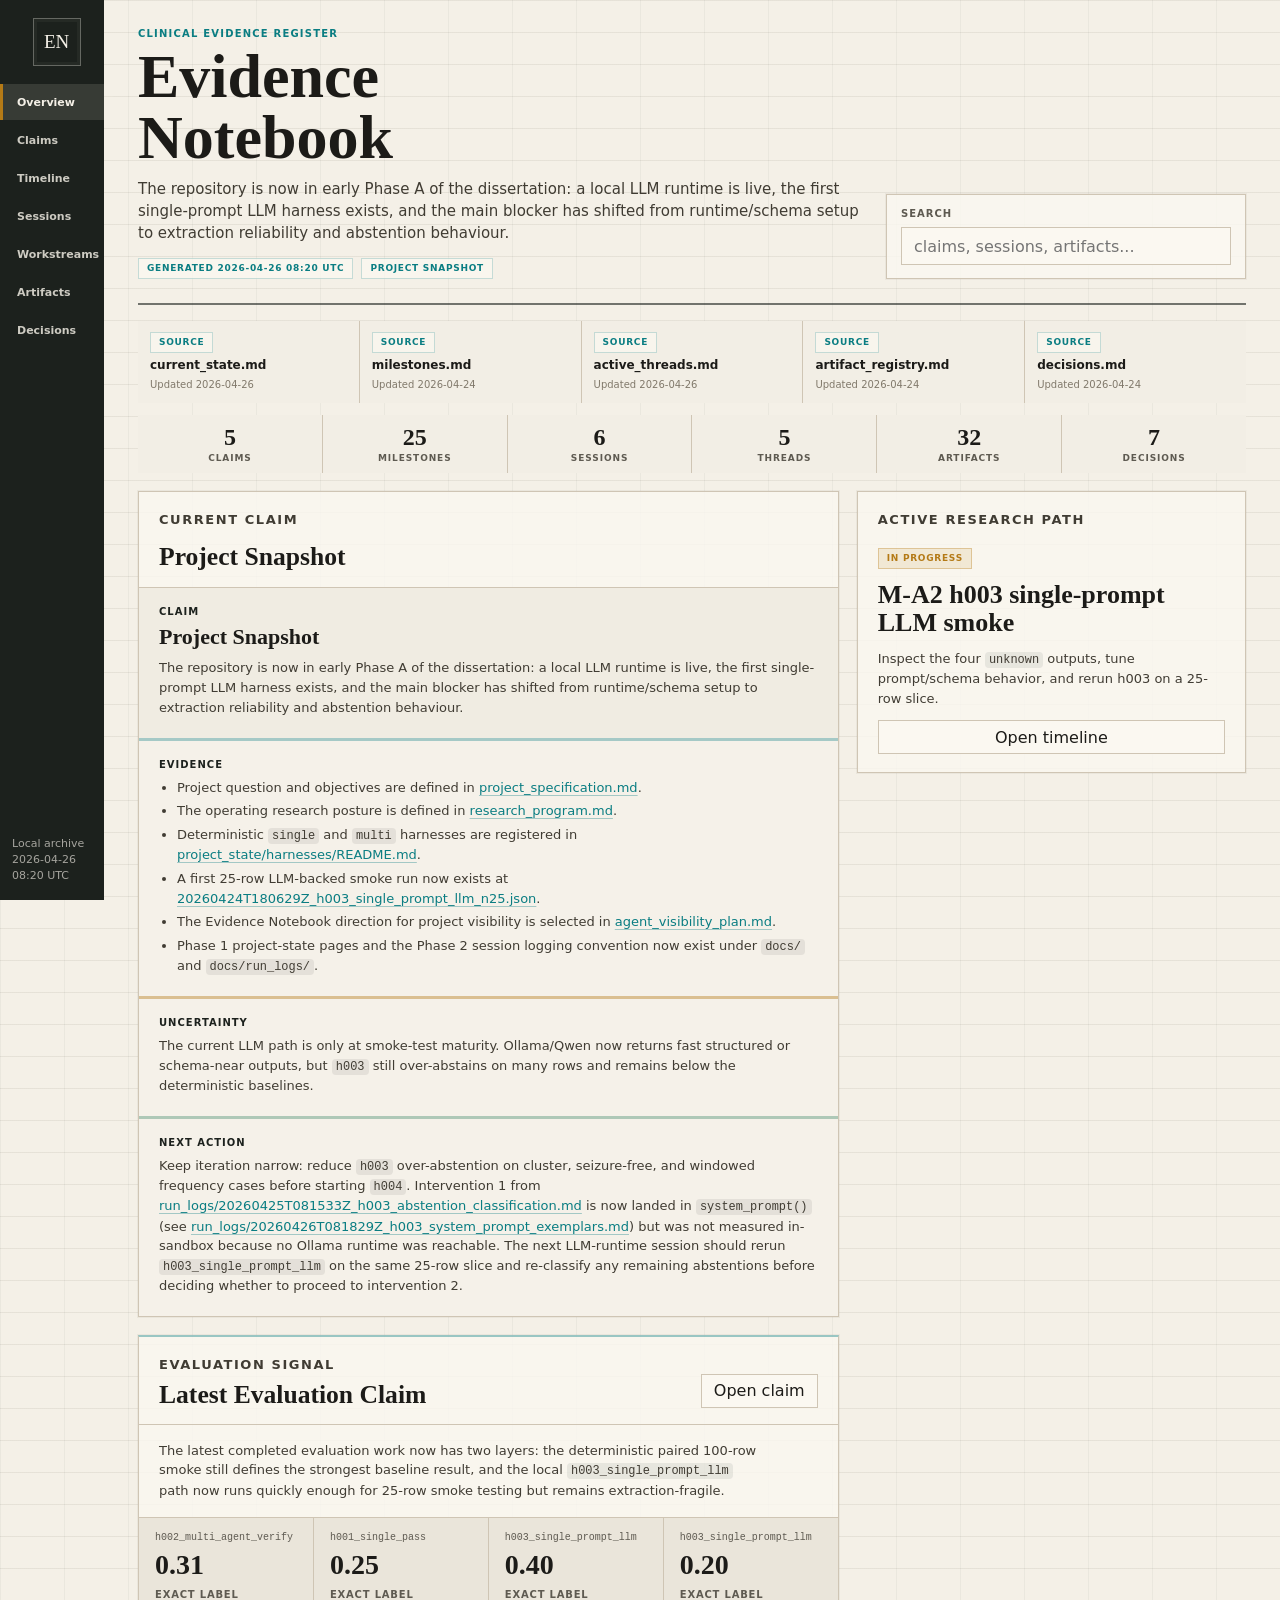
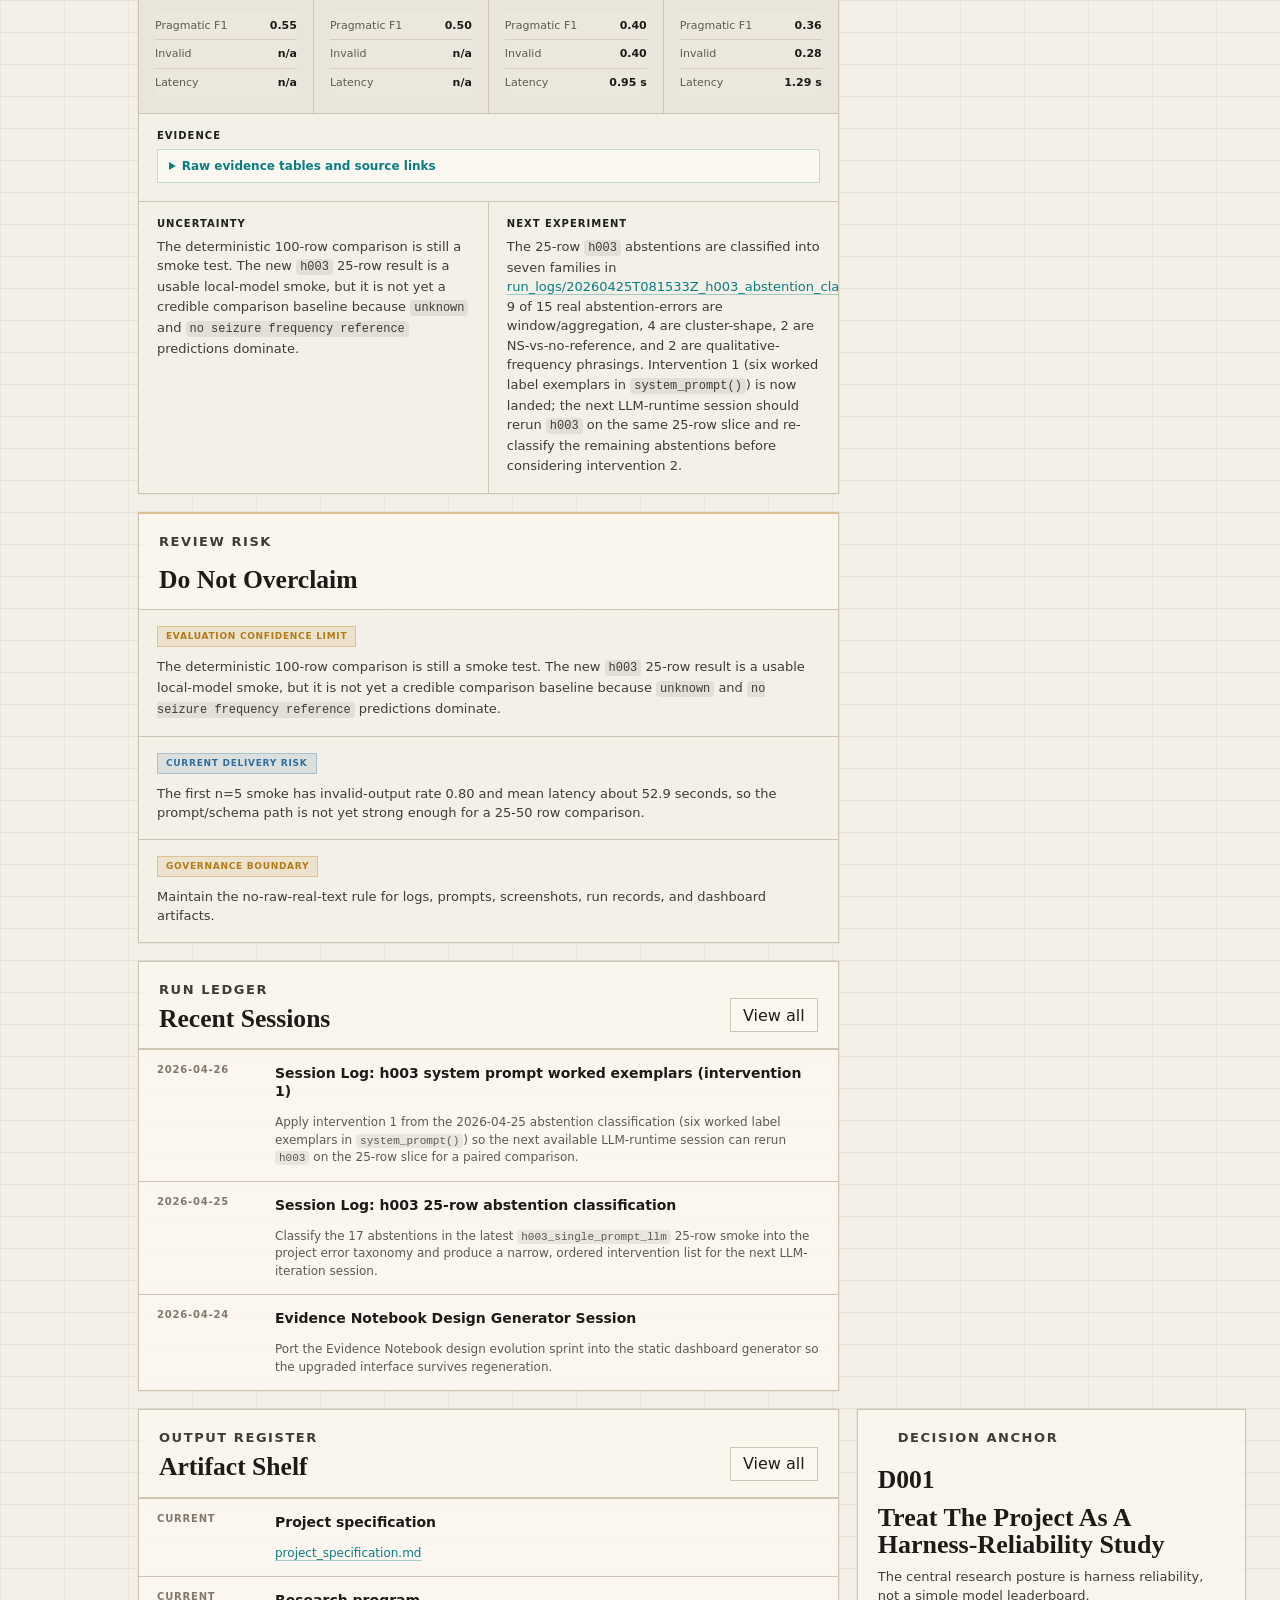
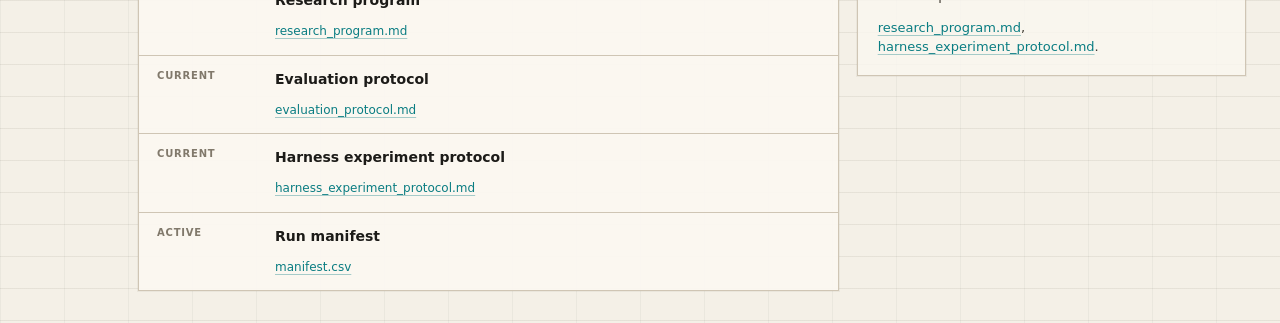
<file: site/index.html>
<!doctype html>
<html lang="en">
  <head>
    <meta charset="utf-8" />
    <meta name="viewport" content="width=device-width, initial-scale=1" />
    <title>Evidence Notebook</title>
    <link rel="icon" href="data:," />
    <link rel="stylesheet" href="assets/styles.css" />
  </head>
  <body class="app-body">
    <a href="#main-content" class="skip-link">Skip to main content</a>
    <div id="a11y-announce" class="visually-hidden" aria-live="polite" aria-atomic="true"></div>
    <div id="app" class="app-shell" data-view="overview"></div>
    <script src="assets/data.js"></script>
    <script src="assets/app.js"></script>
  </body>
</html>
</file>
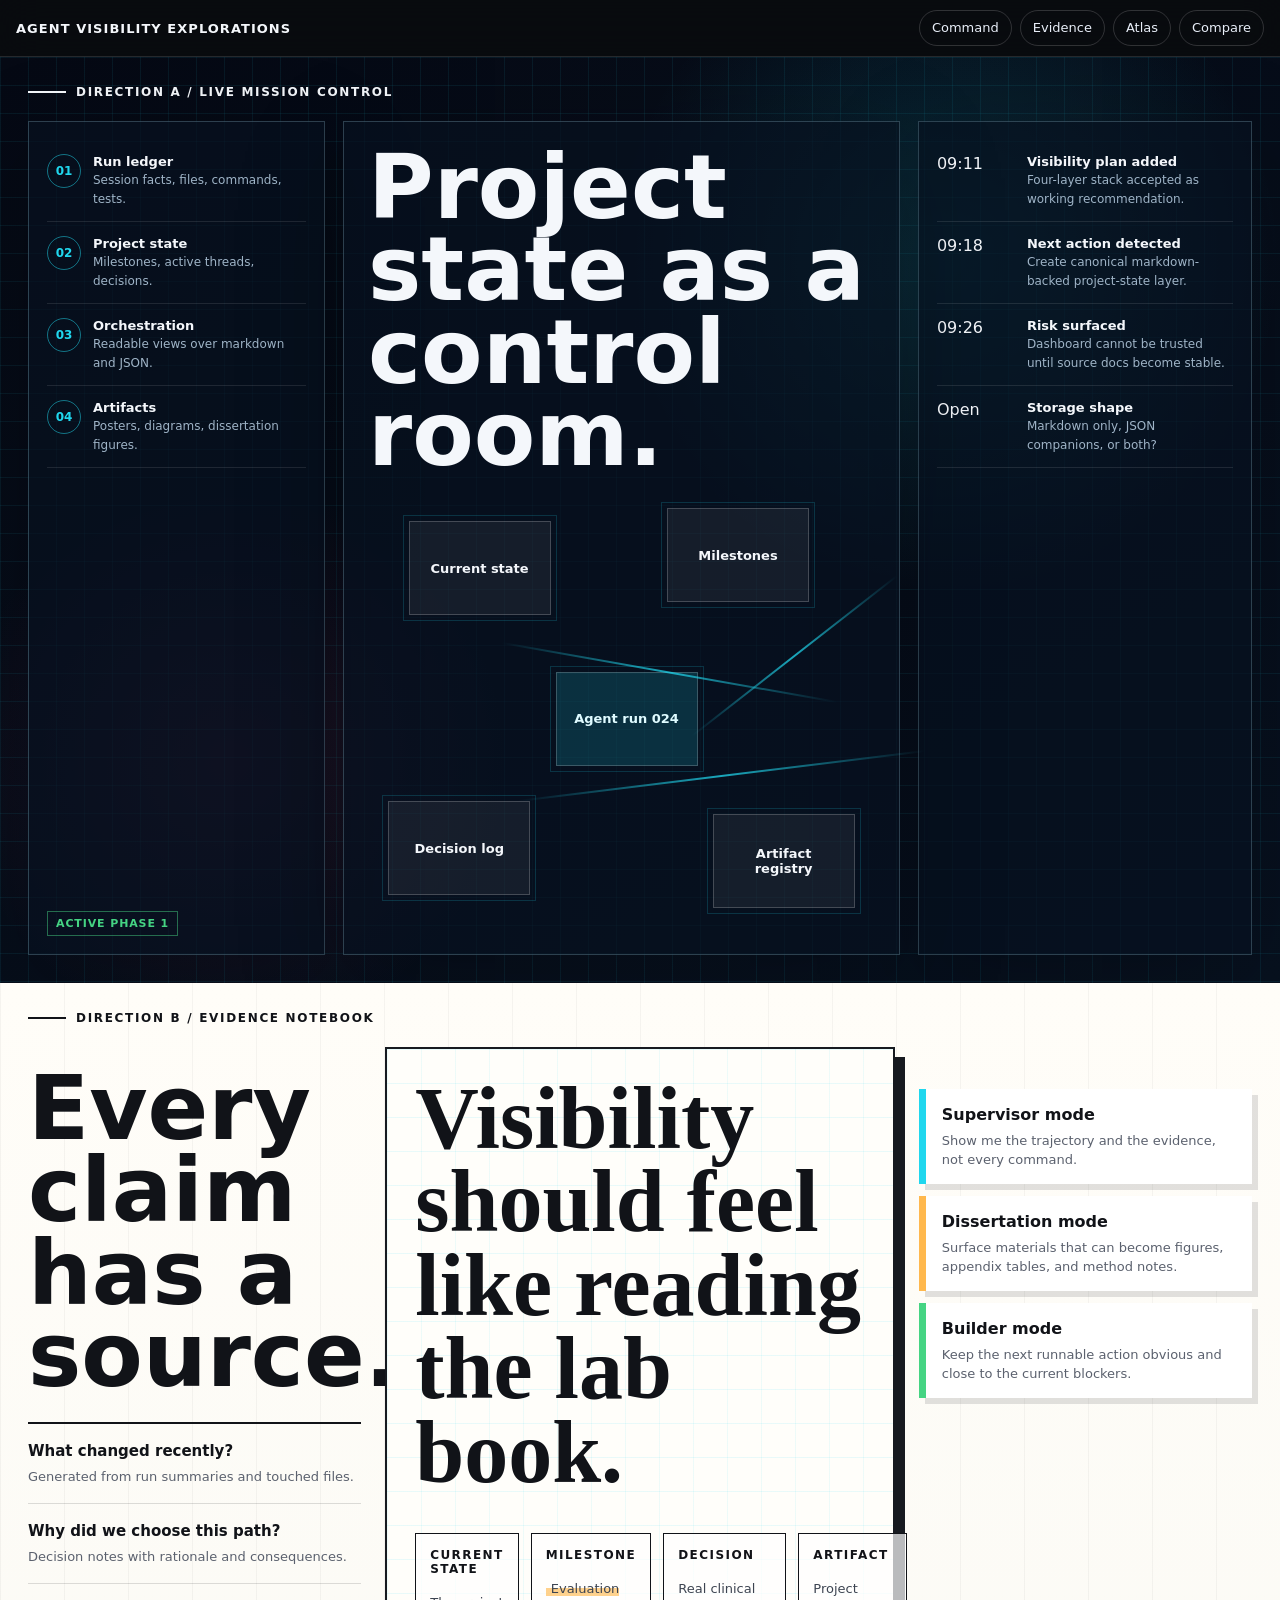
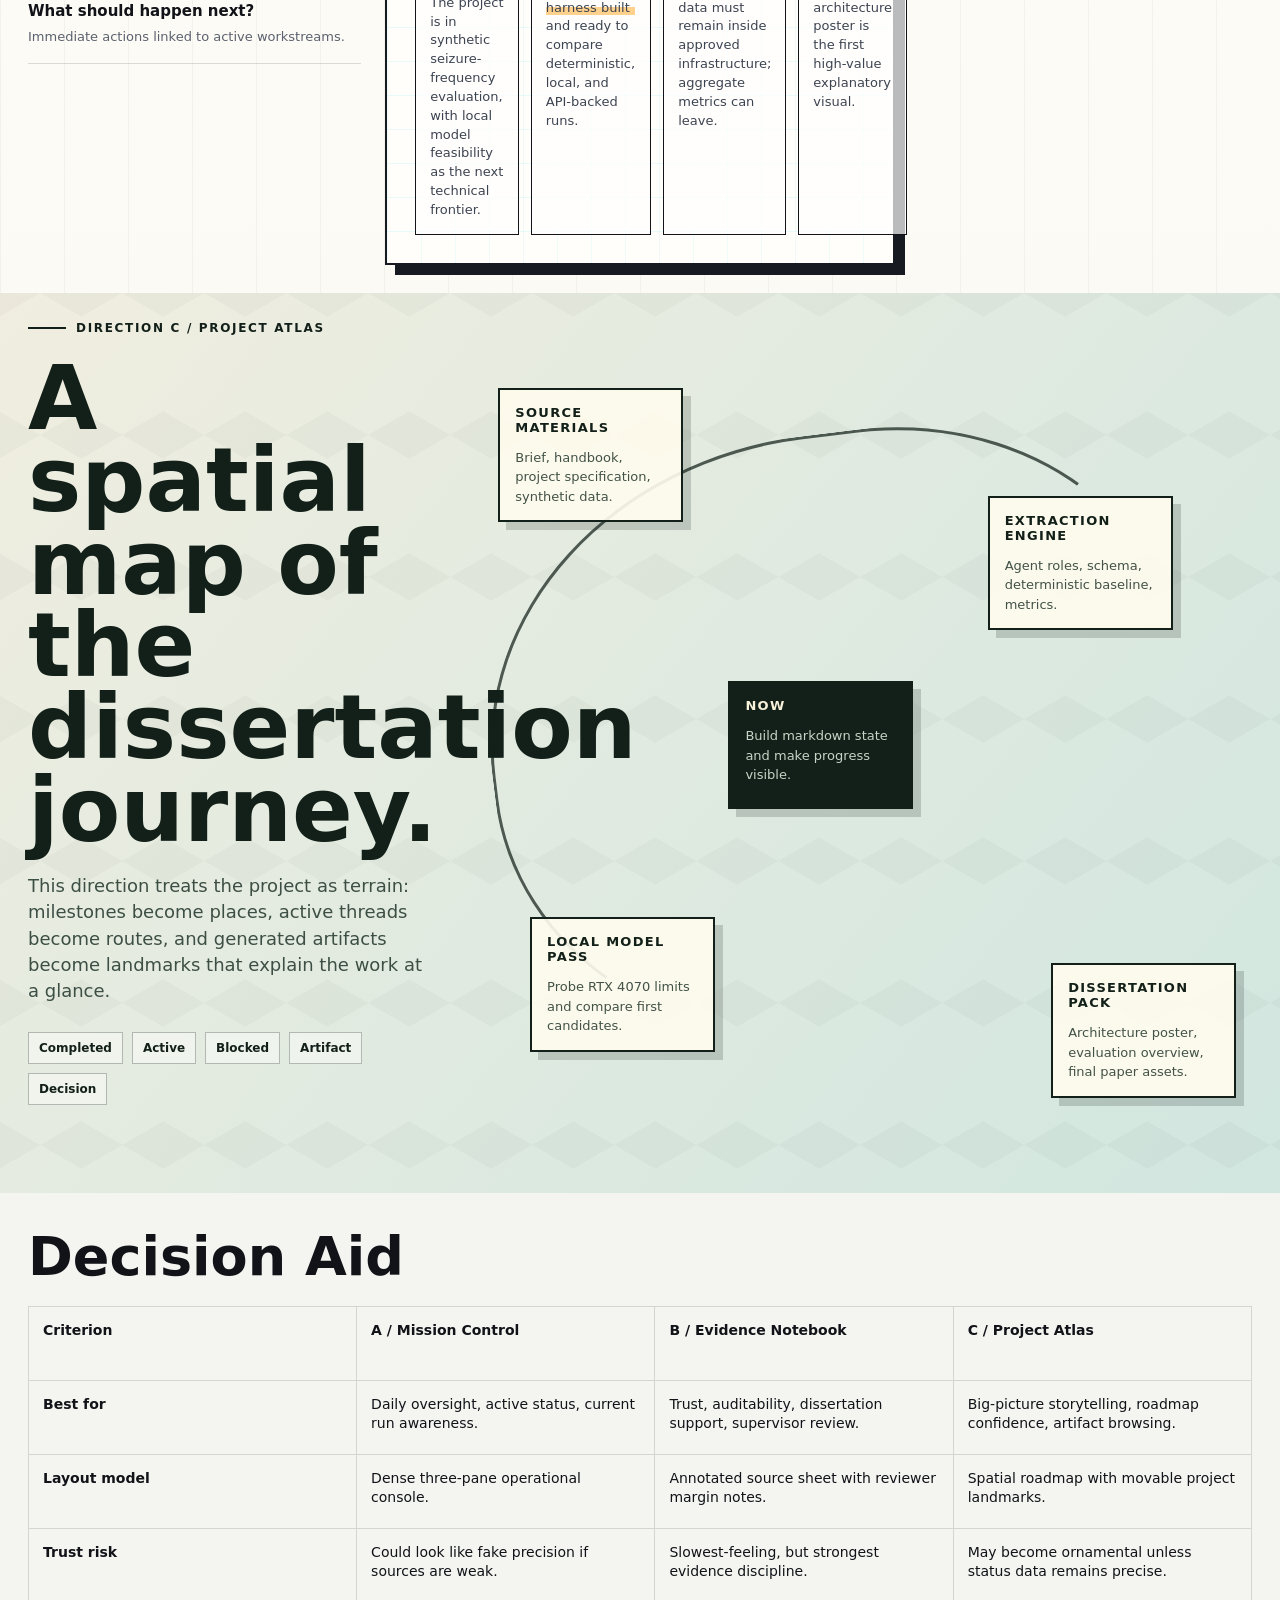
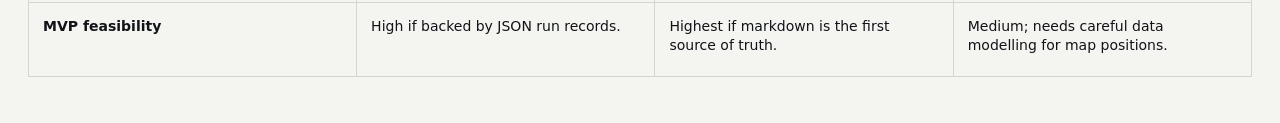
<file: docs/agent_visibility_ui_mockups.html>
<!doctype html>
<html lang="en">
  <head>
    <meta charset="utf-8" />
    <meta name="viewport" content="width=device-width, initial-scale=1" />
    <title>Agent Visibility UI Mockups</title>
    <style>
      :root {
        color-scheme: light dark;
        --ink: #111318;
        --muted: #667085;
        --paper: #fbfaf5;
        --line: rgba(17, 19, 24, 0.14);
        --cyan: #20d7ee;
        --amber: #ffb84d;
        --green: #45d483;
        --magenta: #ef4b89;
        --blueprint: #07111f;
        --blueprint-2: #0d2136;
      }

      * {
        box-sizing: border-box;
      }

      html {
        scroll-behavior: smooth;
      }

      body {
        margin: 0;
        font-family:
          Inter, ui-sans-serif, system-ui, -apple-system, BlinkMacSystemFont,
          "Segoe UI", sans-serif;
        background: #101114;
        color: #f4f7fb;
      }

      a {
        color: inherit;
      }

      .topbar {
        position: sticky;
        top: 0;
        z-index: 20;
        display: flex;
        gap: 10px;
        align-items: center;
        justify-content: space-between;
        padding: 10px 16px;
        background: rgba(8, 10, 14, 0.82);
        border-bottom: 1px solid rgba(255, 255, 255, 0.12);
        backdrop-filter: blur(20px);
      }

      .topbar strong {
        font-size: 13px;
        letter-spacing: 0.08em;
        text-transform: uppercase;
      }

      .nav {
        display: flex;
        flex-wrap: wrap;
        gap: 8px;
      }

      .nav a {
        min-height: 36px;
        padding: 9px 12px;
        border: 1px solid rgba(255, 255, 255, 0.16);
        border-radius: 999px;
        color: #e8eef8;
        font-size: 13px;
        text-decoration: none;
      }

      .screen {
        min-height: 100svh;
        padding: 28px;
        overflow: hidden;
      }

      .mockup-label {
        display: flex;
        gap: 10px;
        align-items: center;
        margin-bottom: 22px;
        color: currentColor;
        font-size: 12px;
        font-weight: 700;
        letter-spacing: 0.14em;
        text-transform: uppercase;
      }

      .mockup-label::before {
        width: 38px;
        height: 2px;
        background: currentColor;
        content: "";
      }

      .screen h1 {
        max-width: 840px;
        margin: 0;
        font-size: clamp(42px, 7vw, 96px);
        line-height: 0.92;
        letter-spacing: 0;
      }

      .screen p {
        margin: 0;
      }

      .command {
        background:
          linear-gradient(rgba(32, 215, 238, 0.08) 1px, transparent 1px),
          linear-gradient(90deg, rgba(32, 215, 238, 0.08) 1px, transparent 1px),
          radial-gradient(circle at 74% 22%, rgba(32, 215, 238, 0.16), transparent 28%),
          radial-gradient(circle at 18% 76%, rgba(239, 75, 137, 0.11), transparent 22%),
          linear-gradient(150deg, #050914, var(--blueprint));
        background-size: 28px 28px, 28px 28px, auto, auto, auto;
      }

      .command-shell {
        display: grid;
        grid-template-columns: minmax(220px, 0.8fr) minmax(360px, 1.5fr) minmax(260px, 0.9fr);
        gap: 18px;
        min-height: calc(100svh - 130px);
      }

      .command-rail,
      .command-main,
      .command-side {
        border: 1px solid rgba(181, 236, 255, 0.22);
        background: rgba(7, 17, 31, 0.68);
        box-shadow: 0 30px 100px rgba(0, 0, 0, 0.22);
      }

      .command-rail {
        display: flex;
        flex-direction: column;
        justify-content: space-between;
        padding: 18px;
      }

      .phase {
        display: grid;
        grid-template-columns: 34px 1fr;
        gap: 12px;
        align-items: start;
        padding: 14px 0;
        border-bottom: 1px solid rgba(255, 255, 255, 0.1);
      }

      .phase b,
      .trace-row b,
      .decision b {
        display: block;
        font-size: 13px;
      }

      .phase small,
      .trace-row small,
      .decision small {
        color: #9fb4c7;
        font-size: 12px;
      }

      .phase-number {
        display: grid;
        width: 34px;
        height: 34px;
        place-items: center;
        border: 1px solid rgba(32, 215, 238, 0.5);
        border-radius: 50%;
        color: var(--cyan);
        font-size: 12px;
        font-weight: 800;
      }

      .command-main {
        position: relative;
        padding: 24px;
      }

      .orbit {
        position: relative;
        min-height: 430px;
        margin-top: 24px;
      }

      .node {
        position: absolute;
        display: grid;
        width: 142px;
        min-height: 94px;
        place-items: center;
        padding: 14px;
        border: 1px solid rgba(255, 255, 255, 0.2);
        background: rgba(255, 255, 255, 0.06);
        text-align: center;
        font-size: 13px;
        font-weight: 800;
      }

      .node::after {
        position: absolute;
        inset: -7px;
        border: 1px solid rgba(32, 215, 238, 0.18);
        content: "";
      }

      .node.current {
        background: rgba(32, 215, 238, 0.16);
        color: #dffbff;
      }

      .node:nth-child(1) {
        top: 5%;
        left: 8%;
      }

      .node:nth-child(2) {
        top: 2%;
        right: 13%;
      }

      .node:nth-child(3) {
        top: 40%;
        left: 37%;
      }

      .node:nth-child(4) {
        bottom: 8%;
        left: 4%;
      }

      .node:nth-child(5) {
        right: 4%;
        bottom: 5%;
      }

      .beam {
        position: absolute;
        height: 2px;
        background: linear-gradient(90deg, transparent, var(--cyan), transparent);
        transform-origin: left center;
        opacity: 0.76;
      }

      .beam.a {
        top: 142px;
        left: 134px;
        width: 340px;
        transform: rotate(10deg);
      }

      .beam.b {
        top: 235px;
        left: 324px;
        width: 260px;
        transform: rotate(-38deg);
      }

      .beam.c {
        bottom: 128px;
        left: 150px;
        width: 410px;
        transform: rotate(-7deg);
      }

      .command-side {
        padding: 18px;
      }

      .trace-row,
      .decision {
        display: grid;
        grid-template-columns: 78px 1fr;
        gap: 12px;
        padding: 14px 0;
        border-bottom: 1px solid rgba(255, 255, 255, 0.1);
      }

      .status-pill {
        width: fit-content;
        padding: 5px 8px;
        border: 1px solid rgba(69, 212, 131, 0.48);
        color: var(--green);
        font-size: 11px;
        font-weight: 800;
        letter-spacing: 0.08em;
        text-transform: uppercase;
      }

      .evidence {
        background:
          linear-gradient(90deg, rgba(17, 19, 24, 0.04) 1px, transparent 1px),
          linear-gradient(#fffdf8, var(--paper));
        background-size: 64px auto, auto;
        color: var(--ink);
      }

      .evidence-board {
        display: grid;
        grid-template-columns: minmax(260px, 0.85fr) minmax(360px, 1.3fr) minmax(260px, 0.85fr);
        gap: 24px;
        min-height: calc(100svh - 132px);
      }

      .paper-column {
        padding-top: 20px;
      }

      .paper-list {
        margin-top: 26px;
        border-top: 2px solid var(--ink);
      }

      .paper-item {
        padding: 18px 0;
        border-bottom: 1px solid var(--line);
      }

      .paper-item strong {
        display: block;
        margin-bottom: 6px;
        font-size: 15px;
      }

      .paper-item span {
        color: #5b616e;
        font-size: 13px;
      }

      .notebook {
        min-height: 660px;
        padding: 28px;
        border: 2px solid #171a20;
        background:
          linear-gradient(rgba(32, 215, 238, 0.1) 1px, transparent 1px),
          linear-gradient(90deg, rgba(32, 215, 238, 0.08) 1px, transparent 1px),
          #fffefa;
        background-size: 100% 34px, 34px 100%, auto;
        box-shadow: 10px 10px 0 #171a20;
      }

      .notebook h1 {
        max-width: 620px;
        font-family: Georgia, "Times New Roman", serif;
        font-size: clamp(46px, 7vw, 88px);
        line-height: 0.95;
      }

      .annotation {
        display: inline;
        padding: 0 5px;
        background: linear-gradient(transparent 44%, rgba(255, 184, 77, 0.64) 44%);
      }

      .source-strip {
        display: grid;
        grid-template-columns: repeat(4, 1fr);
        gap: 12px;
        margin-top: 38px;
      }

      .source {
        min-height: 118px;
        padding: 14px;
        border: 1px solid var(--ink);
        background: rgba(255, 255, 255, 0.7);
      }

      .source b {
        display: block;
        margin-bottom: 18px;
        font-size: 12px;
        letter-spacing: 0.12em;
        text-transform: uppercase;
      }

      .source p {
        color: #3d4451;
        font-size: 13px;
        line-height: 1.45;
      }

      .review-stack {
        display: flex;
        flex-direction: column;
        gap: 12px;
        padding-top: 42px;
      }

      .review-note {
        padding: 16px;
        border-left: 7px solid var(--cyan);
        background: #ffffff;
        box-shadow: 6px 6px 0 rgba(17, 19, 24, 0.12);
      }

      .review-note:nth-child(2) {
        border-left-color: var(--amber);
      }

      .review-note:nth-child(3) {
        border-left-color: var(--green);
      }

      .review-note strong {
        display: block;
        margin-bottom: 6px;
      }

      .review-note span {
        color: #5b616e;
        font-size: 13px;
      }

      .atlas {
        position: relative;
        background:
          linear-gradient(130deg, rgba(241, 238, 224, 0.9), rgba(205, 230, 224, 0.86)),
          #e8eadf;
        color: #122019;
      }

      .atlas::before {
        position: absolute;
        inset: 0;
        pointer-events: none;
        background-image:
          linear-gradient(30deg, rgba(18, 32, 25, 0.08) 12%, transparent 12.5%, transparent 87%, rgba(18, 32, 25, 0.08) 87.5%, rgba(18, 32, 25, 0.08)),
          linear-gradient(150deg, rgba(18, 32, 25, 0.08) 12%, transparent 12.5%, transparent 87%, rgba(18, 32, 25, 0.08) 87.5%, rgba(18, 32, 25, 0.08));
        background-size: 82px 142px;
        content: "";
        opacity: 0.38;
      }

      .atlas-grid {
        position: relative;
        z-index: 1;
        display: grid;
        grid-template-columns: minmax(270px, 0.7fr) minmax(420px, 1.4fr);
        gap: 34px;
        min-height: calc(100svh - 132px);
      }

      .atlas h1 {
        color: #122019;
      }

      .atlas-copy {
        align-self: end;
        padding-bottom: 24px;
      }

      .atlas-copy p {
        max-width: 440px;
        margin-top: 22px;
        color: #3d4f45;
        font-size: 18px;
        line-height: 1.45;
      }

      .map-space {
        position: relative;
        min-height: 650px;
      }

      .path {
        position: absolute;
        top: 10%;
        left: 4%;
        width: 88%;
        height: 78%;
        border: 3px solid rgba(18, 32, 25, 0.72);
        border-right-color: transparent;
        border-bottom-color: transparent;
        border-radius: 52% 44% 56% 48%;
        transform: rotate(-7deg);
      }

      .map-card {
        position: absolute;
        width: 185px;
        min-height: 128px;
        padding: 15px;
        border: 2px solid #122019;
        background: rgba(255, 252, 238, 0.9);
        box-shadow: 8px 8px 0 rgba(18, 32, 25, 0.18);
      }

      .map-card b {
        display: block;
        margin-bottom: 12px;
        font-size: 13px;
        letter-spacing: 0.1em;
        text-transform: uppercase;
      }

      .map-card span {
        color: #425248;
        font-size: 13px;
        line-height: 1.35;
      }

      .map-card:nth-child(2) {
        top: 4%;
        left: 5%;
      }

      .map-card:nth-child(3) {
        top: 18%;
        right: 10%;
      }

      .map-card:nth-child(4) {
        top: 42%;
        left: 34%;
        background: #122019;
        color: #f8f1d9;
      }

      .map-card:nth-child(4) span {
        color: #c8d4c7;
      }

      .map-card:nth-child(5) {
        bottom: 10%;
        left: 9%;
      }

      .map-card:nth-child(6) {
        right: 2%;
        bottom: 4%;
      }

      .legend {
        display: flex;
        flex-wrap: wrap;
        gap: 9px;
        margin-top: 28px;
      }

      .legend span {
        padding: 8px 10px;
        border: 1px solid rgba(18, 32, 25, 0.28);
        background: rgba(255, 255, 255, 0.42);
        font-size: 12px;
        font-weight: 800;
      }

      .compare {
        padding: 32px 28px 46px;
        background: #f4f5f0;
        color: var(--ink);
      }

      .compare h2 {
        margin: 0 0 18px;
        font-size: clamp(32px, 5vw, 54px);
        letter-spacing: 0;
      }

      .matrix {
        display: grid;
        grid-template-columns: 1.1fr repeat(3, 1fr);
        border-top: 1px solid var(--line);
        border-left: 1px solid var(--line);
      }

      .matrix div {
        min-height: 74px;
        padding: 14px;
        border-right: 1px solid var(--line);
        border-bottom: 1px solid var(--line);
        font-size: 14px;
        line-height: 1.35;
      }

      .matrix b {
        display: block;
        margin-bottom: 6px;
      }

      @media (max-width: 980px) {
        .command-shell,
        .evidence-board,
        .atlas-grid {
          grid-template-columns: 1fr;
        }

        .command-shell,
        .evidence-board,
        .atlas-grid {
          min-height: auto;
        }

        .orbit,
        .map-space {
          min-height: 560px;
        }

        .source-strip {
          grid-template-columns: repeat(2, 1fr);
        }

        .matrix {
          grid-template-columns: 1fr;
        }
      }

      @media (max-width: 620px) {
        .screen {
          padding: 20px 14px;
        }

        .topbar {
          align-items: flex-start;
          flex-direction: column;
        }

        .source-strip {
          grid-template-columns: 1fr;
        }

        .orbit,
        .map-space {
          min-height: 720px;
        }

        .node,
        .map-card {
          position: relative;
          inset: auto !important;
          width: auto;
          margin-bottom: 12px;
        }

        .beam,
        .path {
          display: none;
        }
      }
    </style>
  </head>
  <body>
    <header class="topbar">
      <strong>Agent visibility explorations</strong>
      <nav class="nav" aria-label="Mockup sections">
        <a href="#command">Command</a>
        <a href="#evidence">Evidence</a>
        <a href="#atlas">Atlas</a>
        <a href="#compare">Compare</a>
      </nav>
    </header>

    <main>
      <section class="screen command" id="command" aria-labelledby="command-title">
        <div class="mockup-label">Direction A / Live Mission Control</div>
        <div class="command-shell">
          <aside class="command-rail" aria-label="Visibility stack">
            <div>
              <div class="phase">
                <span class="phase-number">01</span>
                <p><b>Run ledger</b><small>Session facts, files, commands, tests.</small></p>
              </div>
              <div class="phase">
                <span class="phase-number">02</span>
                <p><b>Project state</b><small>Milestones, active threads, decisions.</small></p>
              </div>
              <div class="phase">
                <span class="phase-number">03</span>
                <p><b>Orchestration</b><small>Readable views over markdown and JSON.</small></p>
              </div>
              <div class="phase">
                <span class="phase-number">04</span>
                <p><b>Artifacts</b><small>Posters, diagrams, dissertation figures.</small></p>
              </div>
            </div>
            <span class="status-pill">Active phase 1</span>
          </aside>

          <section class="command-main">
            <h1 id="command-title">Project state as a control room.</h1>
            <div class="orbit" aria-label="Operational node map">
              <div class="node">Current state</div>
              <div class="node">Milestones</div>
              <div class="node current">Agent run 024</div>
              <div class="node">Decision log</div>
              <div class="node">Artifact registry</div>
              <div class="beam a"></div>
              <div class="beam b"></div>
              <div class="beam c"></div>
            </div>
          </section>

          <aside class="command-side" aria-label="Recent trace">
            <div class="trace-row">
              <span>09:11</span>
              <p><b>Visibility plan added</b><small>Four-layer stack accepted as working recommendation.</small></p>
            </div>
            <div class="trace-row">
              <span>09:18</span>
              <p><b>Next action detected</b><small>Create canonical markdown-backed project-state layer.</small></p>
            </div>
            <div class="trace-row">
              <span>09:26</span>
              <p><b>Risk surfaced</b><small>Dashboard cannot be trusted until source docs become stable.</small></p>
            </div>
            <div class="decision">
              <span>Open</span>
              <p><b>Storage shape</b><small>Markdown only, JSON companions, or both?</small></p>
            </div>
          </aside>
        </div>
      </section>

      <section class="screen evidence" id="evidence" aria-labelledby="evidence-title">
        <div class="mockup-label">Direction B / Evidence Notebook</div>
        <div class="evidence-board">
          <aside class="paper-column">
            <h1 id="evidence-title">Every claim has a source.</h1>
            <div class="paper-list">
              <div class="paper-item">
                <strong>What changed recently?</strong>
                <span>Generated from run summaries and touched files.</span>
              </div>
              <div class="paper-item">
                <strong>Why did we choose this path?</strong>
                <span>Decision notes with rationale and consequences.</span>
              </div>
              <div class="paper-item">
                <strong>What should happen next?</strong>
                <span>Immediate actions linked to active workstreams.</span>
              </div>
            </div>
          </aside>

          <section class="notebook" aria-label="Annotated project state page">
            <h1>Visibility should feel like reading the lab book.</h1>
            <div class="source-strip">
              <article class="source">
                <b>Current state</b>
                <p>The project is in synthetic seizure-frequency evaluation, with local model feasibility as the next technical frontier.</p>
              </article>
              <article class="source">
                <b>Milestone</b>
                <p><span class="annotation">Evaluation harness built</span> and ready to compare deterministic, local, and API-backed runs.</p>
              </article>
              <article class="source">
                <b>Decision</b>
                <p>Real clinical data must remain inside approved infrastructure; aggregate metrics can leave.</p>
              </article>
              <article class="source">
                <b>Artifact</b>
                <p>Project architecture poster is the first high-value explanatory visual.</p>
              </article>
            </div>
          </section>

          <aside class="review-stack" aria-label="Reviewer notes">
            <div class="review-note">
              <strong>Supervisor mode</strong>
              <span>Show me the trajectory and the evidence, not every command.</span>
            </div>
            <div class="review-note">
              <strong>Dissertation mode</strong>
              <span>Surface materials that can become figures, appendix tables, and method notes.</span>
            </div>
            <div class="review-note">
              <strong>Builder mode</strong>
              <span>Keep the next runnable action obvious and close to the current blockers.</span>
            </div>
          </aside>
        </div>
      </section>

      <section class="screen atlas" id="atlas" aria-labelledby="atlas-title">
        <div class="mockup-label">Direction C / Project Atlas</div>
        <div class="atlas-grid">
          <section class="atlas-copy">
            <h1 id="atlas-title">A spatial map of the dissertation journey.</h1>
            <p>
              This direction treats the project as terrain: milestones become places, active threads become routes,
              and generated artifacts become landmarks that explain the work at a glance.
            </p>
            <div class="legend" aria-label="Atlas legend">
              <span>Completed</span>
              <span>Active</span>
              <span>Blocked</span>
              <span>Artifact</span>
              <span>Decision</span>
            </div>
          </section>

          <section class="map-space" aria-label="Spatial project roadmap">
            <div class="path"></div>
            <article class="map-card">
              <b>Source materials</b>
              <span>Brief, handbook, project specification, synthetic data.</span>
            </article>
            <article class="map-card">
              <b>Extraction engine</b>
              <span>Agent roles, schema, deterministic baseline, metrics.</span>
            </article>
            <article class="map-card">
              <b>Now</b>
              <span>Build markdown state and make progress visible.</span>
            </article>
            <article class="map-card">
              <b>Local model pass</b>
              <span>Probe RTX 4070 limits and compare first candidates.</span>
            </article>
            <article class="map-card">
              <b>Dissertation pack</b>
              <span>Architecture poster, evaluation overview, final paper assets.</span>
            </article>
          </section>
        </div>
      </section>

      <section class="compare" id="compare" aria-labelledby="compare-title">
        <h2 id="compare-title">Decision Aid</h2>
        <div class="matrix" role="table" aria-label="Direction comparison">
          <div><b>Criterion</b></div>
          <div><b>A / Mission Control</b></div>
          <div><b>B / Evidence Notebook</b></div>
          <div><b>C / Project Atlas</b></div>

          <div><b>Best for</b></div>
          <div>Daily oversight, active status, current run awareness.</div>
          <div>Trust, auditability, dissertation support, supervisor review.</div>
          <div>Big-picture storytelling, roadmap confidence, artifact browsing.</div>

          <div><b>Layout model</b></div>
          <div>Dense three-pane operational console.</div>
          <div>Annotated source sheet with reviewer margin notes.</div>
          <div>Spatial roadmap with movable project landmarks.</div>

          <div><b>Trust risk</b></div>
          <div>Could look like fake precision if sources are weak.</div>
          <div>Slowest-feeling, but strongest evidence discipline.</div>
          <div>May become ornamental unless status data remains precise.</div>

          <div><b>MVP feasibility</b></div>
          <div>High if backed by JSON run records.</div>
          <div>Highest if markdown is the first source of truth.</div>
          <div>Medium; needs careful data modelling for map positions.</div>
        </div>
      </section>
    </main>
  </body>
</html>
</file>
<file: site/assets/styles.css>
:root {
  color-scheme: light;
  --ink-strong: #1c211d;
  --ink: #1c1b18;
  --ink-muted: #5e5a51;
  --ink-faint: #81796b;
  --paper: #f4f0e7;
  --paper-raised: #fbf8f1;
  --paper-muted: #e9e3d6;
  --grid: #dcd3c1;
  --border: #cfc5b4;
  --border-strong: #827867;
  --evidence: #0a7d82;
  --evidence-soft: rgba(10, 125, 130, 0.12);
  --warning: #b47a16;
  --warning-soft: rgba(180, 122, 22, 0.12);
  --success: #247a57;
  --success-soft: rgba(36, 122, 87, 0.12);
  --danger: #a6423a;
  --danger-soft: rgba(166, 66, 58, 0.12);
  --info: #2f6f9f;
  --info-soft: rgba(47, 111, 159, 0.12);
  --shadow-line: 0 0 0 1px rgba(130, 120, 103, 0.08);
  --transition-fast: 160ms ease-out;
  --transition-medium: 220ms ease-out;
}

*,
*::before,
*::after {
  box-sizing: border-box;
}

html {
  scroll-behavior: smooth;
}

body {
  margin: 0;
  min-width: 320px;
  overflow-x: hidden;
  background:
    linear-gradient(90deg, rgba(28, 33, 29, 0.045) 1px, transparent 1px),
    linear-gradient(rgba(130, 120, 103, 0.12) 1px, transparent 1px),
    var(--paper);
  background-size: 64px 100%, 100% 32px;
  color: var(--ink);
  font-family: "Segoe UI", system-ui, -apple-system, BlinkMacSystemFont, sans-serif;
  -webkit-font-smoothing: antialiased;
  text-rendering: optimizeLegibility;
}

a {
  color: var(--evidence);
  text-decoration-color: rgba(10, 125, 130, 0.35);
  text-underline-offset: 3px;
}

a:hover {
  text-decoration-color: currentColor;
}

a:focus-visible {
  outline: 2px solid var(--warning);
  outline-offset: 2px;
}

.visually-hidden {
  position: absolute;
  width: 1px;
  height: 1px;
  padding: 0;
  margin: -1px;
  overflow: hidden;
  clip: rect(0, 0, 0, 0);
  white-space: nowrap;
  border: 0;
}

.skip-link {
  position: absolute;
  top: -52px;
  left: 0;
  z-index: 100;
  padding: 10px 18px;
  background: var(--ink-strong);
  color: var(--paper);
  font-size: 14px;
  font-weight: 700;
  text-decoration: none;
  transition: top var(--transition-fast);
}

.skip-link:focus {
  top: 0;
}

button,
input,
summary {
  font: inherit;
}

button {
  border: 0;
  background: none;
  color: inherit;
}

input {
  color: inherit;
}

h1,
h2,
h3,
h4,
p,
ol,
ul {
  margin: 0;
}

h1,
h2,
h3,
h4 {
  color: var(--ink);
  font-family: Georgia, "Times New Roman", serif;
  font-weight: 700;
}

ul,
ol {
  padding-left: 18px;
}

li + li {
  margin-top: 4px;
}

code {
  padding: 1px 4px;
  background: rgba(28, 33, 29, 0.08);
  border-radius: 4px;
  font-family: "Cascadia Mono", "SFMono-Regular", Consolas, monospace;
  font-size: 0.92em;
  overflow-wrap: anywhere;
}

table {
  width: 100%;
  max-width: 100%;
  border-collapse: collapse;
  margin-top: 12px;
  background: rgba(251, 248, 241, 0.88);
  font-size: 12px;
  table-layout: fixed;
}

th,
td {
  padding: 7px 8px;
  border: 1px solid var(--border);
  text-align: left;
  vertical-align: top;
  overflow-wrap: anywhere;
  word-break: break-word;
}

th {
  color: var(--ink-muted);
  font-size: 10px;
  font-weight: 800;
  letter-spacing: 0.08em;
  text-transform: uppercase;
}

b {
  display: block;
  margin-bottom: 8px;
  color: var(--ink-strong);
  font-size: 10px;
  font-weight: 800;
  letter-spacing: 0.1em;
  text-transform: uppercase;
}

.app-body {
  color: var(--ink);
}

.app-shell {
  display: grid;
  grid-template-columns: 104px minmax(0, 1fr);
  min-height: 100svh;
}

.app-rail {
  position: sticky;
  top: 0;
  display: grid;
  grid-template-rows: auto 1fr auto;
  gap: 18px;
  height: 100svh;
  padding: 18px 0 16px;
  background: var(--ink-strong);
  color: var(--paper);
}

.app-mark {
  display: grid;
  place-items: center;
  width: 48px;
  height: 48px;
  margin: 0 auto;
  border: 1px solid rgba(244, 240, 231, 0.34);
  box-shadow: inset 0 0 0 3px rgba(244, 240, 231, 0.04);
  color: inherit;
  font-family: Georgia, "Times New Roman", serif;
  font-size: 19px;
  text-decoration: none;
}

.app-rail nav {
  display: grid;
  align-content: start;
  gap: 2px;
}

.app-rail button {
  display: block;
  width: 100%;
  min-height: 36px;
  padding: 9px 14px;
  border-left: 3px solid transparent;
  color: rgba(244, 240, 231, 0.82);
  font-size: 11px;
  font-weight: 600;
  text-align: left;
  cursor: pointer;
  transition: background var(--transition-fast), border-color var(--transition-fast), color var(--transition-fast);
}

.app-rail button:hover,
.app-rail button.is-active {
  border-left-color: var(--warning);
  background: rgba(244, 240, 231, 0.12);
  color: var(--paper);
}

.app-rail p {
  padding: 0 12px;
  color: rgba(244, 240, 231, 0.64);
  font-size: 11px;
  line-height: 1.45;
}

.app-main {
  width: min(1280px, calc(100vw - 104px));
  min-width: 0;
  margin: 0 auto;
  padding: 24px clamp(18px, 3vw, 34px) 42px;
}

.app-header {
  display: grid;
  grid-template-columns: minmax(0, 1.15fr) minmax(280px, 360px);
  gap: 24px;
  align-items: end;
  padding: 4px 0 24px;
  border-bottom: 2px solid rgba(28, 33, 29, 0.6);
}

.app-header h1 {
  max-width: 14ch;
  font-size: clamp(40px, 4.9vw, 62px);
  line-height: 0.98;
}

.app-header > div > p:last-of-type {
  max-width: 76ch;
  margin-top: 10px;
  color: #403c33;
  font-size: 15px;
  line-height: 1.48;
}

.app-kicker {
  margin-bottom: 7px;
  color: var(--evidence);
  font-size: 10px;
  font-weight: 800;
  letter-spacing: 0.12em;
  text-transform: uppercase;
}

.header-meta {
  display: flex;
  flex-wrap: wrap;
  gap: 8px;
  margin-top: 14px;
}

.header-meta span,
.source-card span,
.status-chip,
.timeline-keyline li small,
.phase-strip span,
.session-tags small,
.decision-markers small,
.lane-priority,
.app-timeline li > span {
  width: fit-content;
  padding: 5px 8px;
  border: 1px solid rgba(10, 125, 130, 0.22);
  background: rgba(251, 248, 241, 0.74);
  color: var(--evidence);
  font-size: 9px;
  font-weight: 900;
  letter-spacing: 0.08em;
  line-height: 1;
  text-transform: uppercase;
}

.app-search {
  display: grid;
  gap: 8px;
  align-self: end;
  padding: 13px 14px;
  border: 1px solid var(--border);
  background: rgba(251, 248, 241, 0.82);
  box-shadow: var(--shadow-line);
}

.app-search span {
  color: var(--ink-muted);
  font-size: 10px;
  font-weight: 800;
  letter-spacing: 0.1em;
  text-transform: uppercase;
}

.app-search input {
  width: 100%;
  min-height: 38px;
  padding: 0 12px;
  border: 1px solid var(--border);
  background: var(--paper-raised);
}

.source-ledger,
.app-stats,
.overview-grid,
.claim-app,
.timeline-summary,
.compact-fields,
.quad,
.artifact-groups,
.decision-grid,
.lane-grid {
  display: grid;
  gap: 1px;
}

.source-ledger {
  grid-template-columns: repeat(5, minmax(0, 1fr));
  margin-top: 16px;
  background: var(--border);
}

.source-card {
  display: grid;
  gap: 5px;
  min-width: 0;
  min-height: 66px;
  padding: 11px 12px;
  background: rgba(251, 248, 241, 0.82);
  color: inherit;
  text-decoration: none;
  transition: background var(--transition-fast), transform var(--transition-fast);
}

.source-card:hover {
  background: var(--paper-raised);
  transform: translateY(-1px);
}

.source-card strong {
  overflow-wrap: anywhere;
  color: var(--ink);
  font-size: 12px;
  line-height: 1.28;
}

.source-card small {
  color: var(--ink-faint);
  font-size: 10px;
  line-height: 1.35;
}

.app-stats {
  grid-template-columns: repeat(6, minmax(0, 1fr));
  margin: 12px 0 18px;
  background: var(--border);
}

.app-stats button {
  display: grid;
  gap: 4px;
  min-height: 56px;
  place-items: center;
  padding: 10px;
  background: rgba(251, 248, 241, 0.82);
  cursor: pointer;
  transition: background var(--transition-fast), color var(--transition-fast);
}

.app-stats button:hover {
  background: var(--paper-raised);
}

.app-stats strong {
  font-family: Georgia, "Times New Roman", serif;
  font-size: 24px;
  font-weight: 700;
  line-height: 1;
}

.app-stats span {
  color: var(--ink-muted);
  font-size: 9px;
  font-weight: 900;
  letter-spacing: 0.1em;
  text-transform: uppercase;
}

.app-view {
  min-width: 0;
  view-transition-name: app-view;
}

.archive-panel,
.record-list,
.workstream-board {
  border: 1px solid var(--border);
  background: rgba(251, 248, 241, 0.8);
  box-shadow: var(--shadow-line);
}

.archive-panel {
  min-width: 0;
}

.panel-heading {
  display: grid;
  gap: 8px;
  padding: 18px 20px 16px;
  border-bottom: 1px solid var(--border);
}

.panel-heading.row {
  grid-template-columns: minmax(0, 1fr) auto;
  align-items: end;
  gap: 18px;
}

.panel-heading h2 {
  font-size: clamp(24px, 2vw, 32px);
  line-height: 1.02;
}

.panel-heading button,
.action-panel button {
  min-height: 34px;
  padding: 0 12px;
  border: 1px solid var(--border);
  background: var(--paper-raised);
  color: var(--ink);
  cursor: pointer;
  transition: background var(--transition-fast), border-color var(--transition-fast);
}

.panel-heading button:hover,
.action-panel button:hover {
  border-color: var(--border-strong);
  background: var(--paper);
}

.body-lead,
.archive-panel p,
.archive-panel li,
.archive-panel small,
.archive-panel footer,
.decision-body > header p,
.lane-question p {
  color: #403c33;
  font-size: 13px;
  line-height: 1.5;
}

.body-lead {
  padding: 16px 20px;
  max-width: 78ch;
}

.overview-grid {
  grid-template-columns: minmax(0, 1.35fr) minmax(280px, 0.75fr);
  align-items: start;
  gap: 18px;
  background: transparent;
}

.overview-grid > .archive-panel:first-child,
.overview-grid .evaluation-panel,
.overview-grid .review-risk-panel,
.overview-grid .session-panel,
.overview-grid .artifact-panel {
  grid-column: 1;
}

.overview-grid .action-panel,
.overview-grid .decision-brief {
  grid-column: 2;
}

.action-panel {
  display: grid;
  grid-template-columns: minmax(0, 1fr);
  gap: 12px;
  padding: 18px 20px;
}

.action-panel h3,
.decision-brief h3,
.timeline-next h3 {
  font-size: 26px;
  line-height: 1.06;
}

.evaluation-panel {
  border-top: 2px solid rgba(10, 125, 130, 0.4);
}

.evaluation-snapshot {
  display: grid;
  grid-template-columns: repeat(4, minmax(0, 1fr));
  gap: 1px;
  border-top: 1px solid var(--border);
  background: var(--border);
}

.evaluation-snapshot article {
  display: grid;
  gap: 8px;
  min-width: 0;
  padding: 14px 16px 16px;
  background: rgba(244, 240, 231, 0.76);
}

.evaluation-snapshot span {
  overflow-wrap: anywhere;
  color: var(--ink-muted);
  font-family: "Cascadia Mono", "SFMono-Regular", Consolas, monospace;
  font-size: 10px;
  line-height: 1.25;
}

.evaluation-snapshot strong {
  color: var(--ink);
  font-family: Georgia, "Times New Roman", serif;
  font-size: 28px;
  line-height: 0.95;
}

.evaluation-snapshot small {
  color: var(--ink-muted);
  font-size: 10px;
  font-weight: 800;
  letter-spacing: 0.08em;
  text-transform: uppercase;
}

.evaluation-snapshot dl {
  display: grid;
  gap: 1px;
  margin: 2px 0 0;
  background: rgba(207, 197, 180, 0.72);
}

.evaluation-snapshot div {
  display: grid;
  grid-template-columns: minmax(0, 1fr) auto;
  gap: 8px;
  padding: 7px 0;
  background: rgba(244, 240, 231, 0.76);
}

.evaluation-snapshot dt,
.evaluation-snapshot dd {
  min-width: 0;
  margin: 0;
  color: var(--ink-muted);
  font-size: 11px;
  line-height: 1.25;
}

.evaluation-snapshot dd {
  color: var(--ink);
  font-weight: 800;
}

.review-risk-panel {
  border-top: 2px solid rgba(180, 122, 22, 0.42);
}

.risk-list {
  display: grid;
  gap: 1px;
  background: var(--border);
}

.risk-item {
  display: grid;
  gap: 10px;
  padding: 16px 18px;
  background: rgba(251, 248, 241, 0.84);
}

.risk-item p {
  color: #403c33;
  font-size: 13px;
  line-height: 1.5;
}

.compact-fields {
  grid-template-columns: minmax(320px, 1fr) minmax(220px, 0.72fr) minmax(220px, 0.72fr);
  background: var(--border);
  border-top: 1px solid var(--border);
}

.evaluation-panel .compact-fields {
  grid-template-columns: repeat(2, minmax(0, 1fr));
}

.evaluation-evidence details {
  margin-top: 2px;
}

.evaluation-evidence summary {
  min-height: 34px;
  padding: 9px 11px;
  border: 1px solid rgba(10, 125, 130, 0.24);
  background: var(--paper-raised);
  color: var(--evidence);
  font-size: 12px;
  font-weight: 800;
  cursor: pointer;
  transition: background var(--transition-fast), border-color var(--transition-fast);
}

.evaluation-evidence summary:hover {
  border-color: rgba(10, 125, 130, 0.42);
  background: var(--paper);
}

.compact-fields section,
.quad section,
.lane-grid section,
.decision-grid section {
  min-width: 0;
  padding: 16px 18px 18px;
  background: rgba(251, 248, 241, 0.84);
}

.compact-fields section {
  overflow-x: auto;
  overflow-y: hidden;
}

.compact-fields section > * {
  max-width: 100%;
}

.evaluation-panel .compact-fields section:first-child {
  grid-column: 1 / -1;
}

.decision-brief {
  display: grid;
  align-content: start;
}

.decision-brief .panel-heading {
  border-bottom: 0;
  padding-bottom: 10px;
}

.decision-brief h3,
.decision-brief p,
.decision-brief small {
  padding: 0 20px;
}

.decision-brief h3 {
  margin-bottom: 8px;
}

.decision-brief p {
  margin-bottom: 12px;
}

.decision-brief small {
  padding-bottom: 18px;
}

.claim-app {
  grid-template-columns: minmax(240px, 300px) minmax(0, 1fr);
  gap: 18px;
  background: transparent;
}

.record-list {
  display: grid;
  align-content: start;
  background: rgba(251, 248, 241, 0.72);
}

.record-list button {
  display: grid;
  grid-template-columns: 34px minmax(0, 1fr) auto;
  gap: 10px;
  align-items: start;
  width: 100%;
  min-width: 0;
  padding: 14px 15px;
  border-bottom: 1px solid var(--border);
  cursor: pointer;
  text-align: left;
  transition: background var(--transition-fast), box-shadow var(--transition-fast);
}

.record-list button:last-child {
  border-bottom: 0;
}

.record-list button:hover {
  background: rgba(244, 240, 231, 0.7);
}

.record-list button.is-active {
  background: var(--paper-raised);
  box-shadow: inset 3px 0 0 var(--evidence);
}

.record-list button > span {
  color: var(--ink-faint);
  font-size: 10px;
  font-weight: 900;
  letter-spacing: 0.08em;
}

.record-list button small {
  align-self: start;
}

.claim-dossier .claim-line,
.claim-dossier .triad {
  display: none;
}

.dossier-grid {
  grid-template-columns: minmax(280px, 0.82fr) minmax(360px, 1.18fr);
  background: var(--border);
}

.dossier-block {
  min-width: 0;
  padding: 18px 20px 20px;
  background: rgba(251, 248, 241, 0.88);
}

.dossier-block:first-child {
  background: rgba(244, 240, 231, 0.92);
}

.dossier-block h3 {
  margin-bottom: 10px;
  font-size: 22px;
  line-height: 1.08;
}

.dossier-block p,
.dossier-block li,
.dossier-block small {
  color: #403c33;
  font-size: 13px;
  line-height: 1.52;
}

.dossier-block.is-evidence {
  border-top: 3px solid rgba(10, 125, 130, 0.34);
}

.dossier-block.is-uncertainty {
  border-top: 3px solid rgba(180, 122, 22, 0.42);
}

.dossier-block.is-next {
  border-top: 3px solid rgba(36, 122, 87, 0.34);
}

.timeline-panel {
  display: grid;
  grid-template-columns: minmax(0, 1fr) 280px;
  align-items: start;
}

.timeline-panel > .panel-heading,
.timeline-summary,
.phase-strip,
.app-timeline {
  grid-column: 1;
}

.timeline-summary {
  gap: 18px;
  padding: 18px;
}

.timeline-progress {
  display: grid;
  gap: 10px;
  padding: 18px;
  border: 1px solid var(--border);
  background: rgba(244, 240, 231, 0.62);
}

.timeline-progress strong {
  font-family: Georgia, "Times New Roman", serif;
  font-size: 34px;
  line-height: 1;
}

.timeline-progress span {
  color: var(--ink-muted);
  font-size: 11px;
}

.progress-rail {
  height: 8px;
  background: rgba(28, 33, 29, 0.08);
}

.progress-rail i {
  display: block;
  height: 100%;
  background: linear-gradient(90deg, var(--evidence), rgba(199, 154, 56, 0.78));
}

.timeline-keyline {
  grid-template-columns: 170px minmax(0, 1fr);
  background: rgba(251, 248, 241, 0.88);
  border: 1px solid var(--border);
}

.keyline-heading {
  padding: 18px 20px;
  border-right: 1px solid var(--border);
}

.keyline-heading h3 {
  font-size: 24px;
  line-height: 1;
}

.timeline-keyline ol {
  position: relative;
  display: grid;
  grid-template-columns: repeat(7, minmax(92px, 1fr));
  gap: 0;
  margin: 0;
  padding: 18px 18px 20px;
  list-style: none;
}

.timeline-keyline ol::before {
  position: absolute;
  top: 33px;
  right: calc((100% - 170px) / 14 + 18px);
  left: calc((100% - 170px) / 14 + 18px);
  height: 1px;
  background: rgba(28, 33, 29, 0.18);
  content: "";
}

.timeline-keyline li {
  position: relative;
  display: grid;
  justify-items: center;
  gap: 8px;
  min-width: 0;
  padding: 0 8px;
  text-align: center;
}

.timeline-keyline li span {
  z-index: 1;
  display: grid;
  width: 30px;
  height: 30px;
  place-items: center;
  border: 1px solid rgba(10, 125, 130, 0.32);
  border-radius: 999px;
  background: var(--paper-raised);
  color: var(--evidence);
  font-size: 10px;
}

.timeline-keyline li strong {
  max-width: 14ch;
  font-size: 12px;
  line-height: 1.2;
}

.phase-strip {
  grid-template-columns: repeat(4, minmax(0, 1fr));
  background: var(--border);
  border-top: 1px solid var(--border);
  border-bottom: 1px solid var(--border);
}

.phase-strip article {
  display: grid;
  gap: 8px;
  min-height: 84px;
  padding: 14px 16px;
  background: rgba(251, 248, 241, 0.82);
}

.phase-strip article.is-current {
  background: rgba(199, 154, 56, 0.14);
}

.phase-strip strong {
  font-size: 13px;
  line-height: 1.24;
}

.phase-strip small {
  color: var(--ink-muted);
  font-size: 11px;
  line-height: 1.4;
}

.timeline-next {
  position: sticky;
  top: 18px;
  grid-column: 2;
  grid-row: 1 / span 4;
  margin-left: 1px;
  padding: 18px 20px;
  border-left: 1px solid var(--border);
  background: rgba(251, 248, 241, 0.92);
}

.timeline-next p:last-child {
  margin-top: 8px;
}

.app-timeline {
  list-style: none;
  margin: 0;
  padding: 0;
  background: transparent;
}

.app-timeline li {
  display: grid;
  grid-template-columns: auto minmax(0, 1fr);
  gap: 18px;
  padding: 18px 20px;
  border-top: 1px solid var(--border);
  background: rgba(251, 248, 241, 0.8);
}

.app-timeline li > div {
  display: grid;
  grid-template-columns: minmax(240px, 0.48fr) minmax(320px, 1fr);
  gap: 10px 24px;
  align-items: start;
}

.app-timeline h3 {
  font-size: 17px;
  line-height: 1.18;
}

.app-timeline p,
.app-timeline small,
.app-timeline em {
  color: #403c33;
  font-size: 12px;
  line-height: 1.45;
}

.app-timeline small,
.app-timeline em {
  grid-column: 2;
}

.quad {
  grid-template-columns: repeat(4, minmax(0, 1fr));
  background: var(--border);
  border-top: 1px solid var(--border);
}

.session-record {
  border-top: 1px solid var(--border);
  background: rgba(251, 248, 241, 0.52);
  transition: background var(--transition-medium);
}

.session-record[open] {
  background: rgba(251, 248, 241, 0.88);
}

.session-record summary {
  display: grid;
  grid-template-columns: 104px minmax(0, 1fr) minmax(220px, 0.72fr);
  gap: 18px;
  align-items: start;
  padding: 16px 18px;
  cursor: pointer;
  list-style: none;
}

.session-record summary::-webkit-details-marker {
  display: none;
}

.session-record summary > span {
  color: var(--ink-faint);
  font-size: 10px;
  font-weight: 900;
  letter-spacing: 0.08em;
}

.session-summary-copy {
  display: grid;
  gap: 6px;
}

.session-summary-copy strong {
  color: var(--ink);
  font-size: 16px;
  line-height: 1.2;
}

.session-summary-copy p {
  color: var(--ink-muted);
  font-size: 12px;
  line-height: 1.45;
}

.session-summary-meta {
  display: grid;
  gap: 10px;
  justify-items: end;
}

.session-ledger-meta {
  display: flex;
  flex-wrap: wrap;
  gap: 6px;
  justify-content: flex-end;
}

.session-ledger-meta small {
  padding: 5px 8px;
  border: 1px solid rgba(28, 33, 29, 0.12);
  background: rgba(244, 240, 231, 0.8);
  color: var(--ink-muted);
  font-size: 10px;
  font-weight: 700;
  letter-spacing: 0.04em;
  text-transform: uppercase;
}

.session-tags {
  display: flex;
  flex-wrap: wrap;
  gap: 6px;
  justify-content: flex-end;
}

.session-detail-band {
  display: grid;
  grid-template-columns: minmax(0, 1fr) minmax(260px, 0.72fr);
  gap: 1px;
  border-top: 1px solid var(--border);
  background: var(--border);
}

.session-detail-band p {
  padding: 14px 18px;
  background: rgba(244, 240, 231, 0.74);
}

.session-objective,
.session-decision {
  margin: 0;
}

.session-record summary a {
  color: var(--ink);
  font-size: 11px;
  font-weight: 700;
}

.session-record > p,
.session-record footer {
  padding: 0 18px 16px;
}

.session-record > p {
  padding-top: 0;
}

.session-record footer {
  color: var(--ink-muted);
  font-size: 12px;
}

.workstream-board {
  display: grid;
  gap: 1px;
  background: var(--border);
}

.workstream-lane {
  display: grid;
  background: rgba(251, 248, 241, 0.86);
}

.workstream-lane header {
  display: grid;
  grid-template-columns: minmax(0, 1fr) auto;
  gap: 16px;
  align-items: start;
  padding: 18px 20px;
  border-bottom: 1px solid var(--border);
}

.workstream-lane h2 {
  font-size: clamp(22px, 2vw, 30px);
  line-height: 1.04;
}

.lane-question {
  padding: 16px 20px 18px;
  border-bottom: 1px solid var(--border);
  background: rgba(244, 240, 231, 0.74);
}

.lane-grid {
  grid-template-columns: repeat(3, minmax(0, 1fr));
  background: var(--border);
}

.artifact-groups {
  background: var(--border);
}

.artifact-group {
  display: grid;
  grid-template-columns: 220px minmax(0, 1fr);
  background: rgba(251, 248, 241, 0.88);
}

.artifact-group h3 {
  display: grid;
  align-content: start;
  gap: 8px;
  padding: 16px 18px;
  border-right: 1px solid var(--border);
  background: rgba(244, 240, 231, 0.76);
  font-size: 15px;
  line-height: 1.2;
}

.artifact-group h3 small {
  color: var(--ink-muted);
  font-family: "Segoe UI", system-ui, sans-serif;
  font-size: 11px;
  font-weight: 500;
  line-height: 1.35;
}

.shelf {
  min-width: 0;
}

.artifact-shelf-item {
  display: grid;
  grid-template-columns: minmax(190px, 0.6fr) minmax(260px, 1fr) minmax(220px, 0.78fr);
  gap: 18px;
  min-width: 0;
  padding: 16px 18px;
  border-bottom: 1px solid var(--border);
  background: rgba(251, 248, 241, 0.76);
  transition: background var(--transition-fast), box-shadow var(--transition-fast);
}

.artifact-shelf-item:last-child {
  border-bottom: 0;
}

.artifact-shelf-item:hover {
  background: var(--paper-raised);
  box-shadow: 0 2px 8px rgba(28, 33, 29, 0.08);
}

.artifact-shelf-item header {
  display: grid;
  align-content: start;
  gap: 8px;
}

.artifact-shelf-item h4 {
  font-family: "Segoe UI", system-ui, sans-serif;
  font-size: 14px;
  line-height: 1.25;
}

.artifact-shelf-item p {
  overflow-wrap: anywhere;
}

.artifact-path,
.artifact-shelf-item code {
  font-family: "Cascadia Mono", "SFMono-Regular", Consolas, monospace;
}

.decision-record {
  display: grid;
  grid-template-columns: 220px minmax(0, 1fr);
  background: rgba(251, 248, 241, 0.88);
}

.decision-anchor {
  display: grid;
  align-content: start;
  gap: 12px;
  padding: 18px;
  border-right: 1px solid var(--border);
  background: rgba(244, 240, 231, 0.76);
}

.decision-anchor > span {
  display: inline-flex;
  align-items: center;
  justify-content: center;
  min-height: 30px;
  padding: 6px 8px;
  border: 1px solid rgba(28, 33, 29, 0.18);
  color: var(--ink);
  font-size: 11px;
  font-weight: 900;
  letter-spacing: 0.08em;
}

.decision-markers {
  display: flex;
  flex-wrap: wrap;
  gap: 6px;
}

.decision-body {
  display: grid;
}

.decision-body > header {
  display: grid;
  gap: 8px;
  padding: 18px 20px;
  border-bottom: 1px solid var(--border);
}

.decision-body > header h3 {
  font-size: 26px;
  line-height: 1.06;
}

.decision-grid {
  grid-template-columns: repeat(3, minmax(0, 1fr));
  background: var(--border);
}

.index-row {
  display: grid;
  grid-template-columns: 104px minmax(0, 1fr);
  gap: 14px;
  align-items: start;
  padding: 14px 18px;
  border-top: 1px solid var(--border);
  background: rgba(251, 248, 241, 0.76);
}

.index-row:first-child {
  border-top: 0;
}

.index-row span {
  color: var(--ink-faint);
  font-size: 10px;
  font-weight: 900;
  letter-spacing: 0.08em;
  text-transform: uppercase;
}

.index-row strong {
  font-size: 14px;
  line-height: 1.3;
}

.index-row small {
  grid-column: 2;
  color: var(--ink-muted);
  font-size: 12px;
  line-height: 1.45;
}

.empty-state {
  padding: 18px;
  color: var(--ink-muted);
  font-size: 13px;
}

.status-chip {
  border-color: rgba(180, 122, 22, 0.3);
  background: var(--warning-soft);
  color: var(--warning);
}

.status-chip.is-complete,
.app-timeline li.is-complete > span,
.timeline-keyline li.is-complete span,
.lane-priority.is-active {
  border-color: rgba(36, 122, 87, 0.28);
  background: var(--success-soft);
  color: var(--success);
}

.status-chip.is-in-progress,
.status-chip.is-planned,
.app-timeline li.is-in-progress > span,
.app-timeline li.is-planned > span,
.timeline-keyline li.is-in-progress span,
.timeline-keyline li.is-planned span,
.lane-priority.is-waiting,
.lane-priority.is-watch {
  border-color: rgba(180, 122, 22, 0.32);
  background: var(--warning-soft);
  color: var(--warning);
}

.status-chip.is-blocked,
.app-timeline li.is-blocked > span,
.lane-priority.is-blocked {
  border-color: rgba(166, 66, 58, 0.32);
  background: var(--danger-soft);
  color: var(--danger);
}

.status-chip.is-review-needed,
.app-timeline li.is-review-needed > span,
.artifact-shelf-item.is-reference .status-chip {
  border-color: rgba(47, 111, 159, 0.28);
  background: var(--info-soft);
  color: var(--info);
}

.status-chip.is-current,
.status-chip.is-active,
.artifact-shelf-item .status-chip {
  border-color: rgba(10, 125, 130, 0.25);
  background: var(--evidence-soft);
  color: var(--evidence);
}

.artifact-shelf-item.is-planned .status-chip {
  border-color: rgba(180, 122, 22, 0.34);
  background: var(--warning-soft);
  color: var(--warning);
}

.app-rail button:focus-visible,
.app-mark:focus-visible,
.app-search input:focus-visible,
.record-list button:focus-visible,
.panel-heading button:focus-visible,
.action-panel button:focus-visible,
.app-stats button:focus-visible,
.source-card:focus-visible,
.evaluation-evidence summary:focus-visible,
.session-record summary:focus-visible {
  outline: 2px solid var(--warning);
  outline-offset: 2px;
}

.app-shell:not([data-view="overview"]) .app-main {
  padding-top: 18px;
}

.app-shell:not([data-view="overview"]) .app-header {
  grid-template-columns: minmax(0, 1fr) minmax(300px, 380px);
  gap: 22px;
  padding: 0 0 14px;
  border-bottom-width: 1px;
}

.app-shell:not([data-view="overview"]) .app-header h1 {
  max-width: 18ch;
  font-size: clamp(30px, 3.2vw, 44px);
}

.app-shell:not([data-view="overview"]) .app-header > div > p:last-of-type {
  margin-top: 8px;
  font-size: 13px;
}

.app-shell:not([data-view="overview"]) .header-meta {
  margin-top: 10px;
}

.app-shell:not([data-view="overview"]) .app-search {
  align-self: end;
  padding: 10px;
}

.app-shell:not([data-view="overview"]) .source-card {
  min-height: 48px;
  gap: 3px;
  padding: 8px 10px;
}

.app-shell:not([data-view="overview"]) .source-card span {
  display: none;
}

.app-shell:not([data-view="overview"]) .source-card strong {
  font-size: 11px;
}

.app-shell:not([data-view="overview"]) .source-card small {
  font-size: 9px;
}

.app-shell:not([data-view="overview"]) .app-stats {
  margin: 8px 0 14px;
}

.app-shell:not([data-view="overview"]) .app-stats button {
  min-height: 40px;
  grid-template-columns: auto auto;
  gap: 8px;
}

.app-shell:not([data-view="overview"]) .app-stats strong {
  font-size: 17px;
}

.app-shell:not([data-view="overview"]) .app-stats span {
  font-size: 9px;
}

@media (max-width: 1100px) {
  .app-shell {
    grid-template-columns: 1fr;
  }

  .app-rail {
    z-index: 20;
    height: auto;
    grid-template-columns: auto 1fr;
    grid-template-rows: auto;
    align-items: center;
    padding: 10px 14px;
  }

  .app-rail p {
    display: none;
  }

  .app-rail nav {
    display: flex;
    flex-wrap: wrap;
  }

  .app-rail button {
    width: auto;
    min-height: 32px;
    padding: 8px 10px;
    border-left: 0;
    border-bottom: 2px solid transparent;
  }

  .app-main {
    width: min(100vw, 1280px);
  }

  .app-header,
  .overview-grid,
  .claim-app,
  .timeline-panel,
  .timeline-summary,
  .compact-fields,
  .quad,
  .artifact-group,
  .artifact-shelf-item,
  .decision-record,
  .decision-grid,
  .lane-grid {
    grid-template-columns: 1fr;
  }

  .source-ledger {
    grid-template-columns: repeat(3, minmax(0, 1fr));
  }

  .app-stats {
    grid-template-columns: repeat(3, minmax(0, 1fr));
  }

  .overview-grid .action-panel,
  .overview-grid .decision-brief {
    grid-column: 1;
  }

  .timeline-next {
    position: static;
    grid-column: 1;
    grid-row: auto;
    margin-left: 0;
    border-left: 0;
    border-top: 1px solid var(--border);
  }

  .timeline-keyline {
    grid-template-columns: 1fr;
  }

  .keyline-heading {
    border-right: 0;
    border-bottom: 1px solid var(--border);
  }

  .timeline-keyline ol {
    grid-template-columns: 1fr;
    gap: 14px;
  }

  .timeline-keyline ol::before {
    top: 28px;
    bottom: 28px;
    left: 32px;
    width: 1px;
    height: auto;
  }

  .timeline-keyline li {
    grid-template-columns: 34px minmax(0, 1fr);
    justify-items: start;
    text-align: left;
  }

  .timeline-keyline li small {
    grid-column: 2;
  }

  .app-timeline li > div {
    grid-template-columns: 1fr;
  }

  .app-timeline small,
  .app-timeline em {
    grid-column: 1;
  }

  .artifact-group h3,
  .decision-anchor {
    border-right: 0;
    border-bottom: 1px solid var(--border);
  }

  .session-summary-meta {
    justify-items: start;
  }

  .session-ledger-meta {
    justify-content: flex-start;
  }

  .session-tags {
    justify-content: flex-start;
  }

  .session-detail-band {
    grid-template-columns: 1fr;
  }
}

@media (max-width: 1240px) and (min-width: 1101px) {
  .app-main {
    width: min(1120px, calc(100vw - 104px));
  }

  .overview-grid {
    grid-template-columns: minmax(0, 1fr);
  }

  .overview-grid .action-panel,
  .overview-grid .decision-brief {
    grid-column: 1;
  }

  .evaluation-snapshot {
    grid-template-columns: repeat(2, minmax(0, 1fr));
  }
}

@media (max-width: 680px) {
  .app-main {
    padding-right: 16px;
    padding-left: 16px;
  }

  .source-ledger,
  .app-stats,
  .evaluation-snapshot,
  .phase-strip {
    grid-template-columns: 1fr;
  }

  .app-stats {
    margin-bottom: 16px;
  }

  .app-header h1 {
    font-size: clamp(34px, 10vw, 44px);
  }

  .record-list button,
  .session-record summary,
  .workstream-lane header,
  .app-shell:not([data-view="overview"]) .app-header {
    grid-template-columns: 1fr;
  }

  .record-list button small {
    grid-column: auto;
  }

  .index-row {
    grid-template-columns: 1fr;
  }

  .index-row small {
    grid-column: auto;
  }
}

/* === Motion === */

@keyframes nb-fade-in {
  from { opacity: 0; }
  to { opacity: 1; }
}

@keyframes nb-fade-slide-in {
  from {
    opacity: 0;
    translate: 0 7px;
  }
  to {
    opacity: 1;
    translate: 0 0;
  }
}

@keyframes vt-out {
  to {
    opacity: 0;
    translate: 0 -5px;
  }
}

@keyframes vt-in {
  from {
    opacity: 0;
    translate: 0 10px;
  }
}

/* Suppress default root cross-fade; only the named app-view animates */
::view-transition-old(root),
::view-transition-new(root) {
  animation: none;
  mix-blend-mode: normal;
}

::view-transition-old(app-view) {
  animation: vt-out 160ms ease-out both;
}

::view-transition-new(app-view) {
  animation: vt-in 220ms ease-out both;
}

/* Session record: reset animation when closed so it re-fires on next open */
.session-record > :not(summary) {
  animation: none;
}

.session-record[open] > :not(summary) {
  animation: nb-fade-in var(--transition-medium) ease-out both;
}

/* Claim dossier: fade-slide when switching to a different claim */
.claim-dossier.is-entering .dossier-grid {
  animation: nb-fade-slide-in var(--transition-medium) ease-out both;
}

@media (prefers-reduced-motion: reduce) {
  .app-view {
    view-transition-name: none;
  }

  .session-record > :not(summary),
  .session-record[open] > :not(summary),
  .claim-dossier.is-entering .dossier-grid {
    animation: none;
  }

  *,
  ::before,
  ::after {
    transition-duration: 1ms !important;
  }
}
</file>
